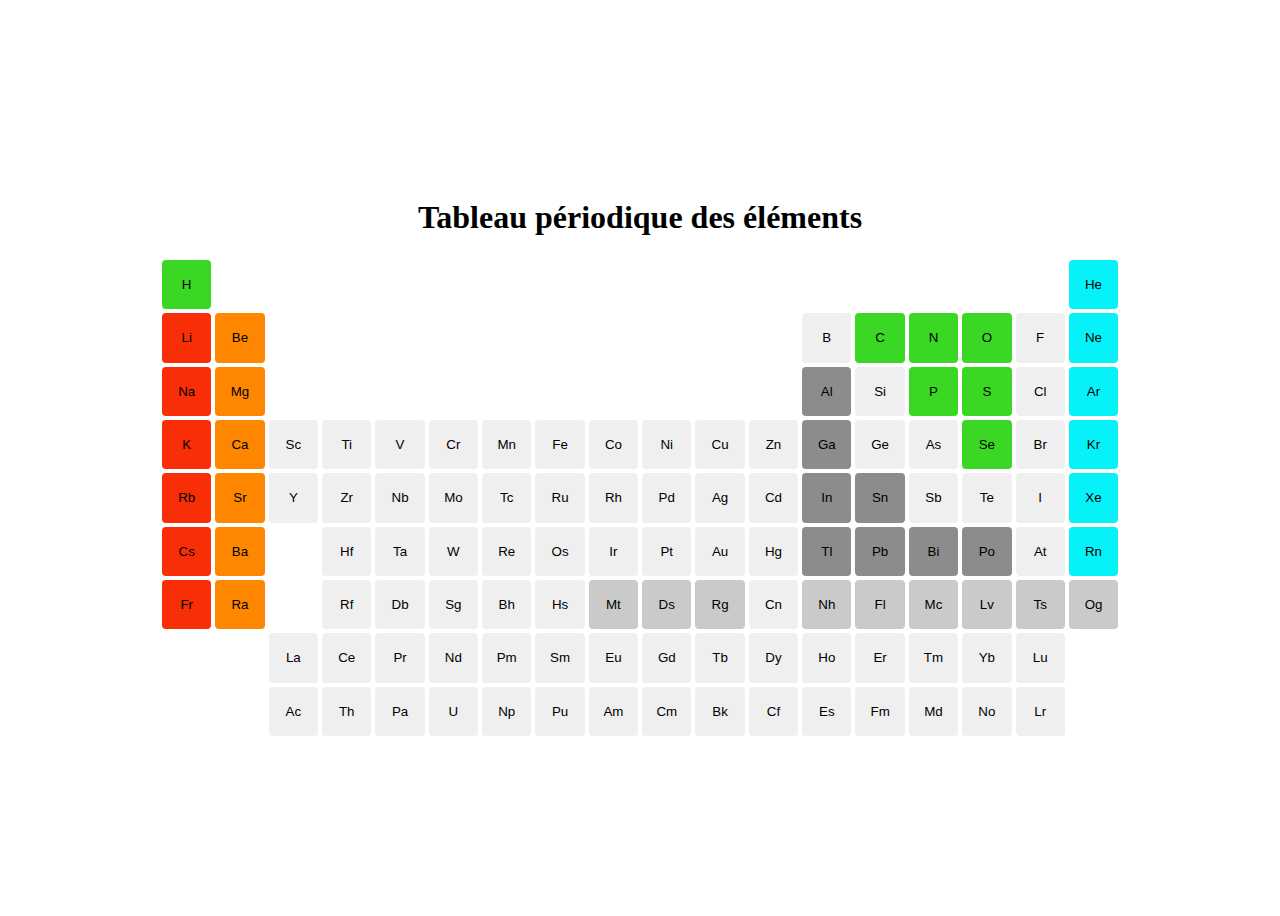
<file: index.html>
<html>
    <head>
        <meta charset="UTF-8" />
        <title>Tableau périodique des éléments</title>

        <link rel="stylesheet" href="./CSS/main.css" />
    </head>
    <body>
        <h1>Tableau périodique des éléments</h1>
        <div class="tableau">
            <button type="button" onclick="drawElement('H')" class="element vert-clair">H</button>
            <div class="element"></div>
            <div class="element"></div>
            <div class="element"></div>
            <div class="element"></div>
            <div class="element"></div>
            <div class="element"></div>
            <div class="element"></div>
            <div class="element"></div>
            <div class="element"></div>
            <div class="element"></div>
            <div class="element"></div>
            <div class="element"></div>
            <div class="element"></div>
            <div class="element"></div>
            <div class="element"></div>
            <div class="element"></div>
            <button type="button" onclick="drawElement('He')" class="element bleu-clair">He</button>

            <button type="button" onclick="drawElement('Li')" class="element rouge">Li</button>
            <button type="button" onclick="drawElement('Be')" class="element marron">Be</button>
            <div class="element"></div>
            <div class="element"></div>
            <div class="element"></div>
            <div class="element"></div>
            <div class="element"></div>
            <div class="element"></div>
            <div class="element"></div>
            <div class="element"></div>
            <div class="element"></div>
            <div class="element"></div>
            <button type="button" onclick="drawElement('Ba')" class="element">B</button>
            <button type="button" onclick="drawElement('C')" class="element vert-clair">C</button>
            <button type="button" onclick="drawElement('N')" class="element vert-clair">N</button>
            <button type="button" onclick="drawElement('O')" class="element vert-clair">O</button>
            <button type="button" onclick="drawElement('F')" class="element">F</button>
            <button type="button" onclick="drawElement('Ne')" class="element bleu-clair">Ne</button>

            <button type="button" onclick="drawElement('Na')" class="element rouge">Na</button>
            <button type="button" onclick="drawElement('Mg')" class="element marron">Mg</button>
            <div class="element"></div>
            <div class="element"></div>
            <div class="element"></div>
            <div class="element"></div>
            <div class="element"></div>
            <div class="element"></div>
            <div class="element"></div>
            <div class="element"></div>
            <div class="element"></div>
            <div class="element"></div>
            <button type="button" onclick="drawElement('Al')" class="element gris-foncé">Al</button>
            <button type="button" onclick="drawElement('Si')" class="element">Si</button>
            <button type="button" onclick="drawElement('P')" class="element vert-clair">P</button>
            <button type="button" onclick="drawElement('S')" class="element vert-clair">S</button>
            <button type="button" onclick="drawElement('Cl')" class="element">Cl</button>
            <button type="button" onclick="drawElement('Ar')" class="element bleu-clair">Ar</button>

            <button type="button" onclick="drawElement('K')" class="element rouge">K</button>
            <button type="button" onclick="drawElement('Ca')" class="element marron">Ca</button>
            <button type="button" onclick="drawElement('Sc')" class="element">Sc</button>
            <button type="button" onclick="drawElement('Ti')" class="element">Ti</button>
            <button type="button" onclick="drawElement('V')" class="element">V</button>
            <button type="button" onclick="drawElement('Cr')" class="element">Cr</button>
            <button type="button" onclick="drawElement('Mn')" class="element">Mn</button>
            <button type="button" onclick="drawElement('Fe')" class="element">Fe</button>
            <button type="button" onclick="drawElement('Co')" class="element">Co</button>
            <button type="button" onclick="drawElement('Ni')" class="element">Ni</button>
            <button type="button" onclick="drawElement('Cu')" class="element">Cu</button>
            <button type="button" onclick="drawElement('Zn')" class="element">Zn</button>
            <button type="button" onclick="drawElement('Ga')" class="element gris-foncé">Ga</button>
            <button type="button" onclick="drawElement('Ge')" class="element">Ge</button>
            <button type="button" onclick="drawElement('As')" class="element">As</button>
            <button type="button" onclick="drawElement('Se')" class="element vert-clair">Se</button>
            <button type="button" onclick="drawElement('Br')" class="element">Br</button>
            <button type="button" onclick="drawElement('Kr')" class="element bleu-clair">Kr</button>

            <button type="button" onclick="drawElement('Rb')" class="element rouge">Rb</button>
            <button type="button" onclick="drawElement('Sr')" class="element marron">Sr</button>
            <button type="button" onclick="drawElement('Y')" class="element">Y</button>
            <button type="button" onclick="drawElement('Zr')" class="element">Zr</button>
            <button type="button" onclick="drawElement('Nb')" class="element">Nb</button>
            <button type="button" onclick="drawElement('Mo')" class="element">Mo</button>
            <button type="button" onclick="drawElement('Tc')" class="element">Tc</button>
            <button type="button" onclick="drawElement('Ru')" class="element">Ru</button>
            <button type="button" onclick="drawElement('Rh')" class="element">Rh</button>
            <button type="button" onclick="drawElement('Pd')" class="element">Pd</button>
            <button type="button" onclick="drawElement('Ag')" class="element">Ag</button>
            <button type="button" onclick="drawElement('Cd')" class="element">Cd</button>
            <button type="button" onclick="drawElement('In')" class="element gris-foncé">In</button>
            <button type="button" onclick="drawElement('Sn')" class="element gris-foncé">Sn</button>
            <button type="button" onclick="drawElement('Sb')" class="element">Sb</button>
            <button type="button" onclick="drawElement('Te')" class="element">Te</button>
            <button type="button" onclick="drawElement('I')" class="element">I</button>
            <button type="button" onclick="drawElement('Xe')" class="element bleu-clair">Xe</button>

            <button type="button" onclick="drawElement('Cs')" class="element rouge">Cs</button>
            <button type="button" onclick="drawElement('Ba')" class="element marron">Ba</button>
            <div class="element"></div>
            <button type="button" onclick="drawElement('Hf')" class="element">Hf</button>
            <button type="button" onclick="drawElement('Ta')" class="element">Ta</button>
            <button type="button" onclick="drawElement('W')" class="element">W</button>
            <button type="button" onclick="drawElement('Re')" class="element">Re</button>
            <button type="button" onclick="drawElement('Os')" class="element">Os</button>
            <button type="button" onclick="drawElement('Ir')" class="element">Ir</button>
            <button type="button" onclick="drawElement('Pt')" class="element">Pt</button>
            <button type="button" onclick="drawElement('Au')" class="element">Au</button>
            <button type="button" onclick="drawElement('Hg')" class="element">Hg</button>
            <button type="button" onclick="drawElement('Tl')" class="element gris-foncé">Tl</button>
            <button type="button" onclick="drawElement('Pb')" class="element gris-foncé">Pb</button>
            <button type="button" onclick="drawElement('Bi')" class="element gris-foncé">Bi</button>
            <button type="button" onclick="drawElement('Po')" class="element gris-foncé">Po</button>
            <button type="button" onclick="drawElement('At')" class="element">At</button>
            <button type="button" onclick="drawElement('Rn')" class="element bleu-clair">Rn</button>

            <button type="button" onclick="drawElement('Fr')" class="element rouge">Fr</button>
            <button type="button" onclick="drawElement('Ra')" class="element marron">Ra</button>
            <div class="element"></div>
            <button type="button" onclick="drawElement('Rf')" class="element">Rf</button>
            <button type="button" onclick="drawElement('Db')" class="element">Db</button>
            <button type="button" onclick="drawElement('Sg')" class="element">Sg</button>
            <button type="button" onclick="drawElement('Bh')" class="element">Bh</button>
            <button type="button" onclick="drawElement('Hs')" class="element">Hs</button>
            <button type="button" onclick="drawElement('Mt')" class="element gris-clair">Mt</button>
            <button type="button" onclick="drawElement('Ds')" class="element gris-clair">Ds</button>
            <button type="button" onclick="drawElement('Rg')" class="element gris-clair">Rg</button>
            <button type="button" onclick="drawElement('Cn')" class="element">Cn</button>
            <button type="button" onclick="drawElement('Nh')" class="element gris-clair">Nh</button>
            <button type="button" onclick="drawElement('Fl')" class="element gris-clair">Fl</button>
            <button type="button" onclick="drawElement('Mc')" class="element gris-clair">Mc</button>
            <button type="button" onclick="drawElement('Lv')" class="element gris-clair">Lv</button>
            <button type="button" onclick="drawElement('Ts')" class="element gris-clair">Ts</button>
            <button type="button" onclick="drawElement('Og')" class="element gris-clair">Og</button>

            <div class="element"></div>
            <div class="element"></div>
            <button type="button" onclick="drawElement('La')" class="element">La</button>
            <button type="button" onclick="drawElement('Ce')" class="element">Ce</button>
            <button type="button" onclick="drawElement('Pr')" class="element">Pr</button>
            <button type="button" onclick="drawElement('Nd')" class="element">Nd</button>
            <button type="button" onclick="drawElement('Pm')" class="element">Pm</button>
            <button type="button" onclick="drawElement('Sm')" class="element">Sm</button>
            <button type="button" onclick="drawElement('Eu')" class="element">Eu</button>
            <button type="button" onclick="drawElement('Gd')" class="element">Gd</button>
            <button type="button" onclick="drawElement('Tb')" class="element">Tb</button>
            <button type="button" onclick="drawElement('Dy')" class="element">Dy</button>
            <button type="button" onclick="drawElement('Ho')" class="element">Ho</button>
            <button type="button" onclick="drawElement('Er')" class="element">Er</button>
            <button type="button" onclick="drawElement('Tm')" class="element">Tm</button>
            <button type="button" onclick="drawElement('Yb')" class="element">Yb</button>
            <button type="button" onclick="drawElement('Lu')" class="element">Lu</button>
            <div class="element"></div>

            <div class="element"></div>
            <div class="element"></div>
            <button type="button" onclick="drawElement('Ac')" class="element">Ac</button>
            <button type="button" onclick="drawElement('Th')" class="element">Th</button>
            <button type="button" onclick="drawElement('Pa')" class="element">Pa</button>
            <button type="button" onclick="drawElement('U')" class="element">U</button>
            <button type="button" onclick="drawElement('Np')" class="element">Np</button>
            <button type="button" onclick="drawElement('Pu')" class="element">Pu</button>
            <button type="button" onclick="drawElement('Am')" class="element">Am</button>
            <button type="button" onclick="drawElement('Cm')" class="element">Cm</button>
            <button type="button" onclick="drawElement('Bk')" class="element">Bk</button>
            <button type="button" onclick="drawElement('Cf')" class="element">Cf</button>
            <button type="button" onclick="drawElement('Es')" class="element">Es</button>
            <button type="button" onclick="drawElement('Fm')" class="element">Fm</button>
            <button type="button" onclick="drawElement('Md')" class="element">Md</button>
            <button type="button" onclick="drawElement('No')" class="element">No</button>
            <button type="button" onclick="drawElement('Lr')" class="element">Lr</button>
            <div class="element"></div>
        </div>

        <div id="cadre"></div>
        <script src="./index.js"></script>
    </body>
</html>
</file>
<file: CSS/main.css>
body {
  display: flex;
  align-items: center;
  justify-content: center;
  flex-direction: column;
  min-height: 100vh;
}

.tableau {
  width: 90%;
  max-width: 960px;
  display: grid;
  grid-template-columns: repeat(18, 1fr);
  grid-template-rows: repeat(9, 1fr);
}

.element {
  aspect-ratio: 1 / 1;
  border: #ffffff 2px solid;
  display: flex;
  align-items: center;
  justify-content: center;
  border-radius: 6px;
}

.vert-clair {
  background-color: #3ad825;
}

.bleu-clair {
  background-color: #06f1f8;
}

.rouge {
  background-color: #f82e06;
}

.marron {
  background-color: #ff8700;
}

.gris-clair{
  background-color: #cacaca;
}

.gris-foncé{
  background-color: #8c8c8c;
}

#cadre {
  display: flex;
  align-items: center;
  flex-direction: column;

  h3 {
    font-size: 32px;
  }

  img {
    width: 256px;
  }
}
</file>
